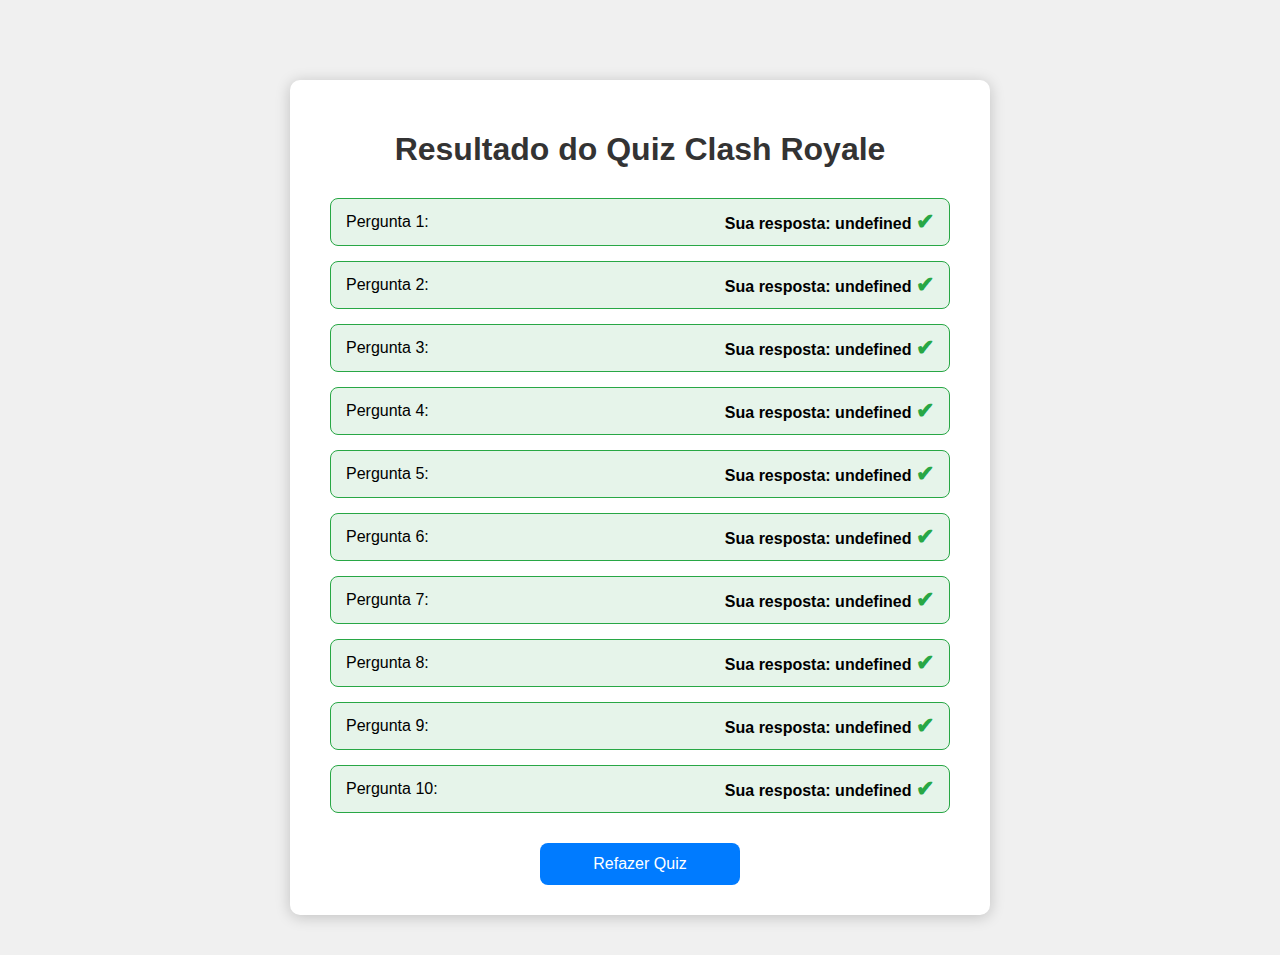
<file: resultado.html>
<!DOCTYPE html>
<html lang="pt-br">
<head>
  <meta charset="UTF-8" />
  <title>Resultado do Quiz Clash Royale</title>
  <style>
    body {
      margin: 0;
      padding: 0;
      font-family: 'Segoe UI', sans-serif;
      background-color: #f0f0f0;
      display: flex;
      justify-content: center;
      align-items: flex-start;
      min-height: 100vh;
      position: relative;
      overflow-x: hidden;
      padding-top: 40px;
    }

    /* Fundo esquerdo */
    body::before {
      content: "";
      position: fixed;
      left: 0;
      top: 0;
      width: 180px;
      height: 100vh;
      background-image: url('https://static.wikia.nocookie.net/clashroyale/images/7/7f/Prince_Icon.png');
      background-size: contain;
      background-repeat: no-repeat;
      background-position: center;
      opacity: 0.15;
      pointer-events: none;
      z-index: 0;
    }

    /* Fundo direito */
    body::after {
      content: "";
      position: fixed;
      right: 0;
      top: 0;
      width: 180px;
      height: 100vh;
      background-image: url('https://static.wikia.nocookie.net/clashroyale/images/1/15/Mega_Minion_Icon.png');
      background-size: contain;
      background-repeat: no-repeat;
      background-position: center;
      opacity: 0.15;
      pointer-events: none;
      z-index: 0;
    }

    .container {
      max-width: 700px;
      background: white;
      padding: 30px 40px;
      border-radius: 10px;
      box-shadow: 0 2px 15px rgba(0,0,0,0.2);
      position: relative;
      z-index: 1;
      margin: 40px;
      width: 100%;
      box-sizing: border-box;
    }

    h1 {
      text-align: center;
      color: #333;
      margin-bottom: 30px;
    }

    .resultado {
      margin-bottom: 25px;
      font-size: 18px;
      line-height: 1.5;
    }

    .pergunta-resultado {
      margin-bottom: 15px;
      padding: 10px 15px;
      border: 1px solid #ccc;
      border-radius: 8px;
      background: #fafafa;
      display: flex;
      justify-content: space-between;
      align-items: center;
    }

    .pergunta-resultado.correct {
      border-color: #28a745;
      background-color: #e6f4ea;
    }

    .pergunta-resultado.incorrect {
      border-color: #dc3545;
      background-color: #f8d7da;
    }

    .checkmark {
      font-size: 22px;
      font-weight: bold;
    }

    .correct .checkmark {
      color: #28a745;
    }

    .incorrect .checkmark {
      color: #dc3545;
    }

    .resposta-usuario, .resposta-correta {
      font-weight: bold;
      margin-left: 10px;
    }

    .btn-voltar {
      display: block;
      width: 100%;
      max-width: 200px;
      margin: 30px auto 0;
      padding: 12px 25px;
      background-color: #007bff;
      color: white;
      border: none;
      border-radius: 8px;
      cursor: pointer;
      font-size: 16px;
      text-align: center;
      text-decoration: none;
      transition: background-color 0.3s;
    }

    .btn-voltar:hover {
      background-color: #0056b3;
    }
  </style>
</head>
<body>
  <div class="container">
    <h1>Resultado do Quiz Clash Royale</h1>

    <div id="resultado"></div>

    <button class="btn-voltar" onclick="voltarAoInicio()">Refazer Quiz</button>
  </div>

  <script>
    function mostrarResultado() {
      const respostas1 = JSON.parse(localStorage.getItem("respostas1") || "{}");
      const respostas2 = JSON.parse(localStorage.getItem("respostas2") || "{}");
      const gabarito1 = JSON.parse(localStorage.getItem("gabarito1") || "{}");
      const gabarito2 = JSON.parse(localStorage.getItem("gabarito2") || "{}");

      if (!respostas1 || !respostas2) {
        document.getElementById("resultado").innerHTML = "<p>Por favor, complete o quiz antes de ver o resultado.</p>";
        return;
      }

      const todasRespostas = {...respostas1, ...respostas2};
      const todosGabaritos = {...gabarito1, ...gabarito2};

      const container = document.getElementById("resultado");
      container.innerHTML = "";

      for (let i = 1; i <= 10; i++) {
        const userResp = todasRespostas[`q${i}`];
        const correctResp = todosGabaritos[`q${i}`];
        const acertou = userResp === correctResp;

        const div = document.createElement("div");
        div.classList.add("pergunta-resultado");
        div.classList.add(acertou ? "correct" : "incorrect");

        div.innerHTML = `
          <div>Pergunta ${i}:</div>
          <div>
            <span class="resposta-usuario">Sua resposta: ${userResp}</span>
            ${acertou ? 
              `<span class="checkmark">✔</span>` :
              `<span class="checkmark">❌</span> <span class="resposta-correta">Resposta certa: ${correctResp}</span>`
            }
          </div>
        `;

        container.appendChild(div);
      }
    }

    function voltarAoInicio() {
      localStorage.clear();
      window.location.href = "index.html";
    }

    mostrarResultado();
  </script>
</body>
</html>
</file>
